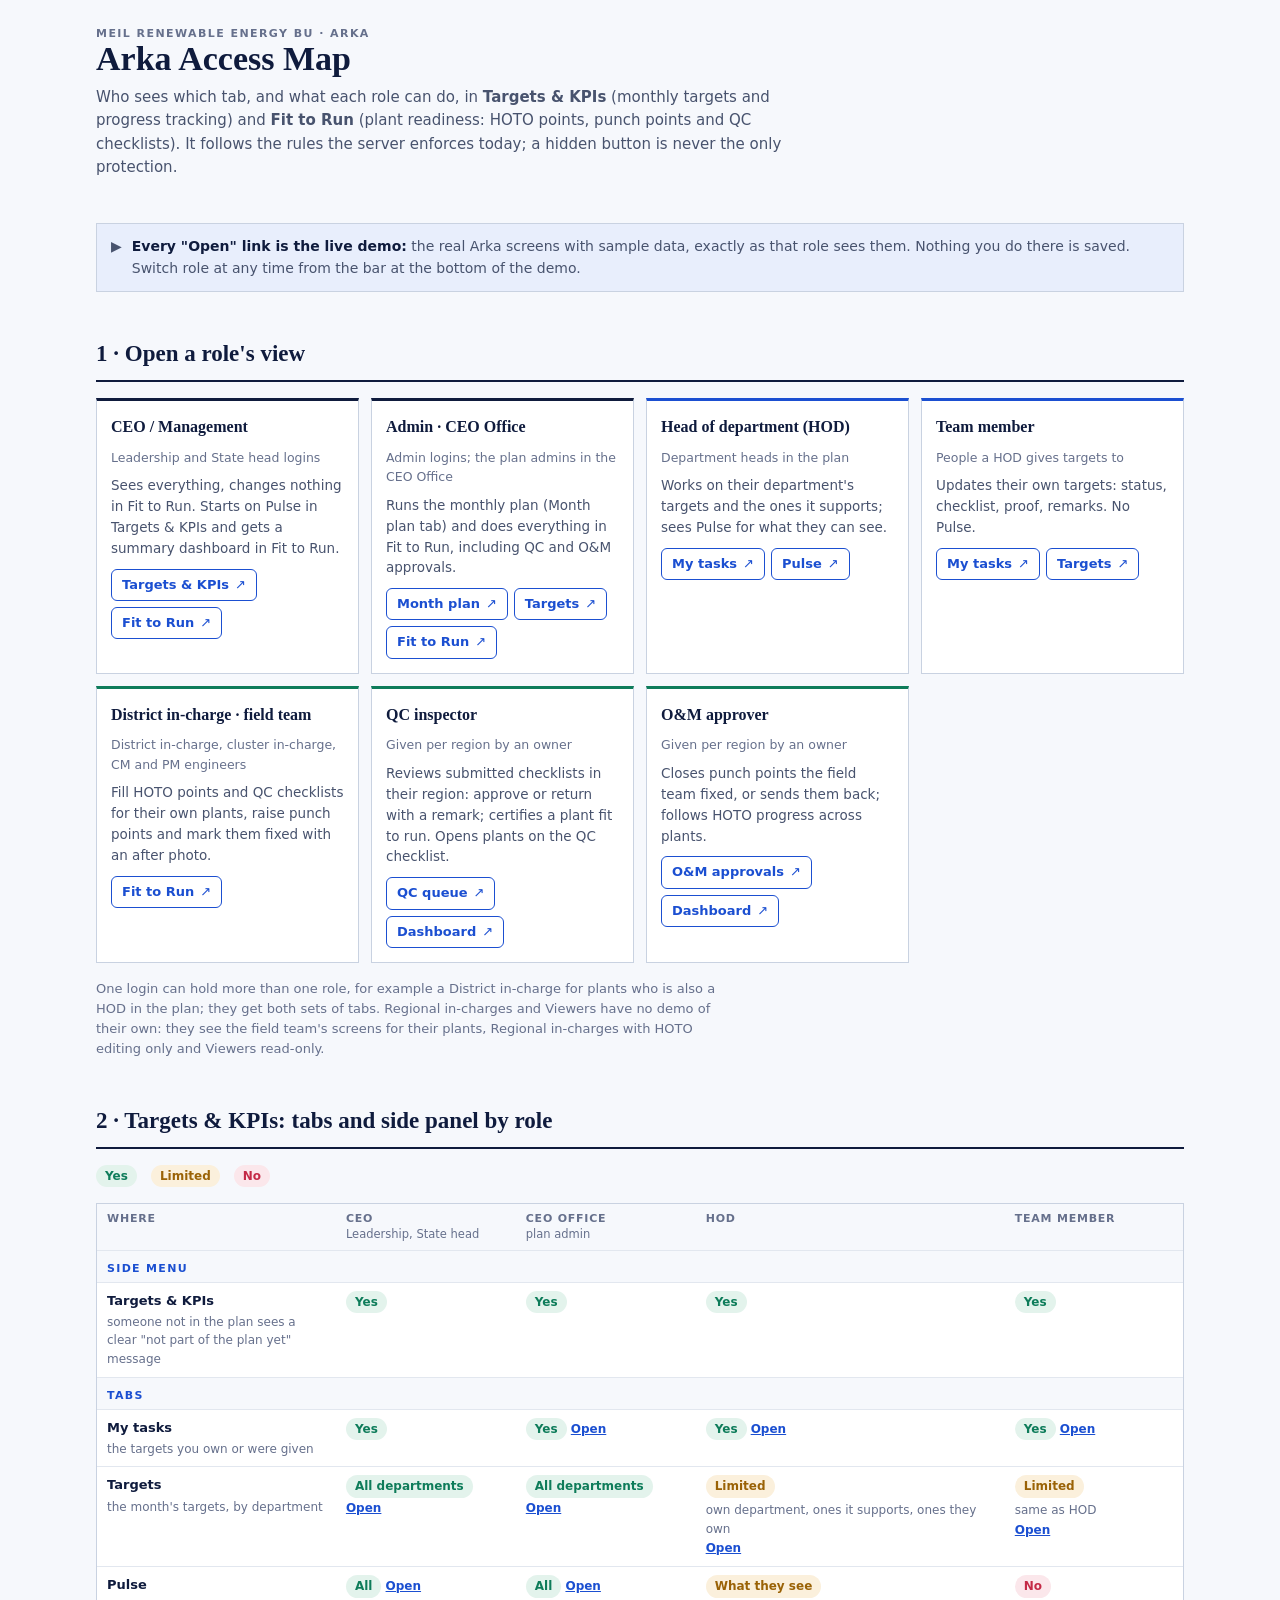
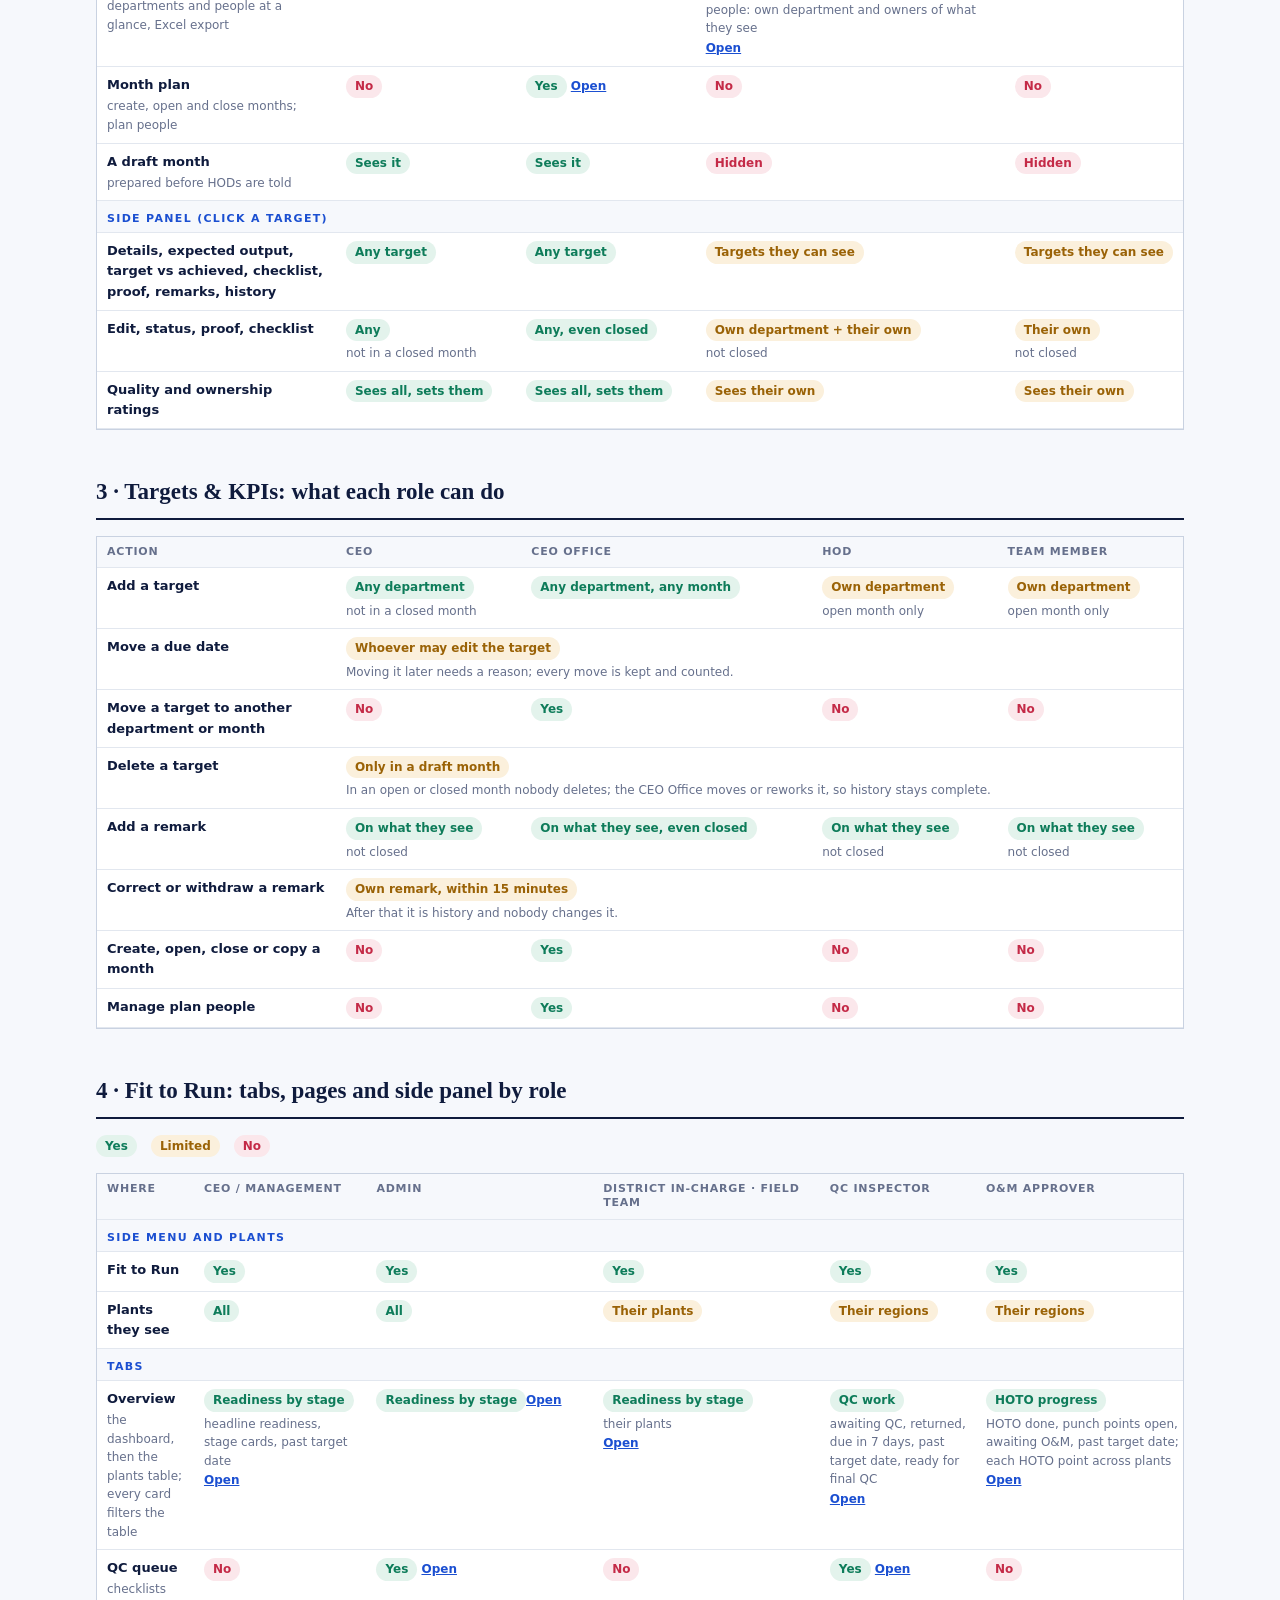
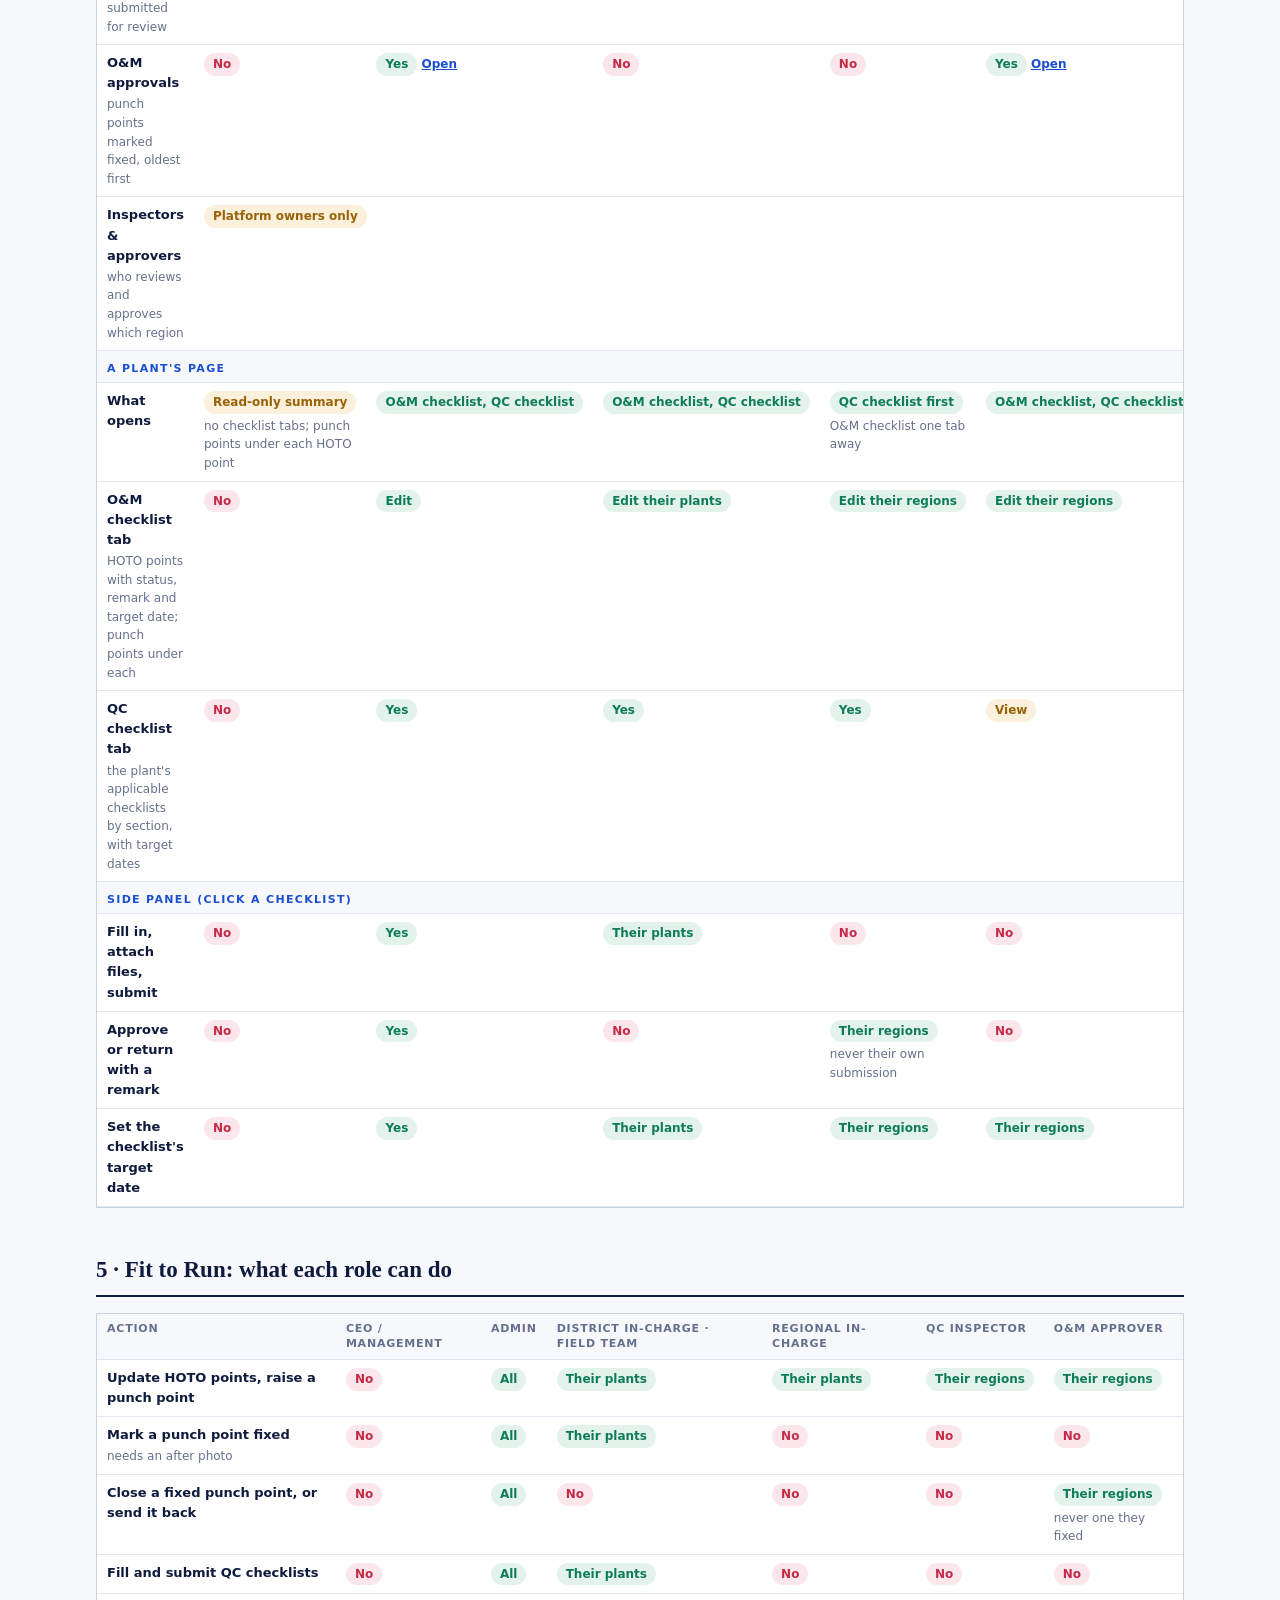
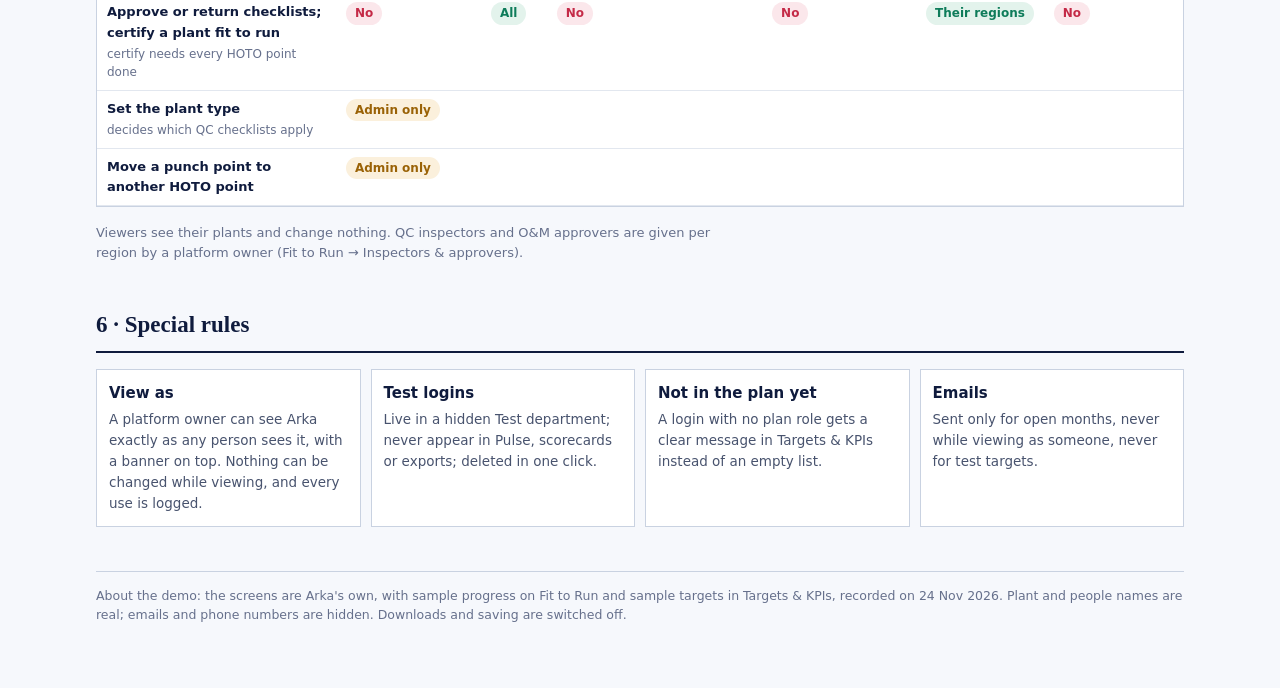
<file: index.html>
<!doctype html>
<html lang="en">
<head>
<meta charset="utf-8">
<meta name="viewport" content="width=device-width, initial-scale=1">
<meta name="robots" content="noindex">
<title>Arka Access Map</title>
<style>
/* One reading column: open a role's view, then the tabs each role gets, then what each role can do. */
:root{
  --bg:#F6F8FC; --panel:#FFFFFF; --ink:#0F1B3D; --body:#48536E; --mute:#66708C;
  --rule:#E2E7EF; --rule2:#C9D2E1; --accent:#1B4FD1; --accent-soft:#E8EEFC;
  --good:#0E7C5A; --good-soft:#E3F3EC; --bad:#C42A47; --bad-soft:#FBE7EB; --warn:#9A6206; --warn-soft:#FBF0DC;
  --serif:ui-serif,Georgia,"Times New Roman",serif; --sans:system-ui,-apple-system,"Segoe UI",Roboto,sans-serif;
}
@media (prefers-color-scheme:dark){:root:not([data-theme="light"]){
  --bg:#0B1122; --panel:#141D35; --ink:#E8EDF8; --body:#B4BED4; --mute:#8D98B3; --rule:#24304F; --rule2:#33416A;
  --accent:#6BA5F5; --accent-soft:#1A2A4D; --good:#3FCF9A; --good-soft:#123A30; --bad:#FF7A93; --bad-soft:#3D1824;
  --warn:#E8B057; --warn-soft:#3A2D12; color-scheme:dark}}
:root[data-theme="dark"]{
  --bg:#0B1122; --panel:#141D35; --ink:#E8EDF8; --body:#B4BED4; --mute:#8D98B3; --rule:#24304F; --rule2:#33416A;
  --accent:#6BA5F5; --accent-soft:#1A2A4D; --good:#3FCF9A; --good-soft:#123A30; --bad:#FF7A93; --bad-soft:#3D1824;
  --warn:#E8B057; --warn-soft:#3A2D12; color-scheme:dark}
*{box-sizing:border-box}
body{background:var(--bg);color:var(--body);font:15px/1.55 var(--sans);margin:0}
a{color:var(--accent)}
.wrap{max-width:1120px;margin:0 auto;padding:28px 16px 64px;display:grid;gap:44px}
h1,h2,h3{font-family:var(--serif);color:var(--ink);text-wrap:balance;margin:0}
h1{font-size:34px;line-height:1.15}
h2{font-size:23px;padding-bottom:8px;border-bottom:2px solid var(--ink)}
h3{font-size:17px}
.kicker{font:600 11px/1 var(--sans);letter-spacing:.13em;text-transform:uppercase;color:var(--mute)}
.lede{max-width:72ch;margin:8px 0 0}
section{display:grid;gap:16px;min-width:0}
.note{font-size:13px;color:var(--mute);max-width:78ch;margin:0}
.chip{display:inline-flex;align-items:center;border-radius:999px;padding:2px 9px;font-size:12px;font-weight:600;white-space:nowrap}
.yes{background:var(--good-soft);color:var(--good)} .lim{background:var(--warn-soft);color:var(--warn)} .no{background:var(--bad-soft);color:var(--bad)}
.legend{display:flex;flex-wrap:wrap;gap:8px 14px;font-size:13px;align-items:center}
.demo-note{display:flex;gap:10px;align-items:flex-start;background:var(--accent-soft);border:1px solid var(--rule2);padding:12px 14px;font-size:14px}
.demo-note b{color:var(--ink)}
.roles{display:grid;grid-template-columns:repeat(auto-fit,minmax(min(250px,100%),1fr));gap:12px}
.role{background:var(--panel);border:1px solid var(--rule2);border-top:3px solid var(--accent);padding:14px;display:grid;gap:8px;align-content:start;min-width:0}
.role.fit{border-top-color:var(--good)} .role.both{border-top-color:var(--ink)}
.role h3{font-size:16px}
.role .who{font-size:12.5px;color:var(--mute);margin:0}
.role p{margin:0;font-size:13.5px}
.links{display:flex;flex-wrap:wrap;gap:6px;margin-top:2px}
.btn{display:inline-flex;align-items:center;gap:6px;border:1px solid var(--accent);color:var(--accent);background:var(--panel);padding:5px 10px;font-size:13px;font-weight:600;text-decoration:none;border-radius:6px}
.btn:hover{background:var(--accent);color:var(--panel)}
.btn::after{content:"↗";font-weight:400}
.scroll{overflow-x:auto;border:1px solid var(--rule2);background:var(--panel)}
table{border-collapse:collapse;width:100%;min-width:860px;font-size:13px}
th,td{padding:8px 10px;border-bottom:1px solid var(--rule);text-align:left;vertical-align:top}
thead th{font:600 11px/1.3 var(--sans);letter-spacing:.07em;text-transform:uppercase;color:var(--mute);background:var(--bg);position:sticky;top:0}
thead th span{display:block;text-transform:none;letter-spacing:0;font-weight:400;font-size:11.5px}
tbody th{color:var(--ink);font-weight:600;width:22%}
tbody th small{display:block;font-weight:400;color:var(--mute);font-size:12px;margin-top:2px}
tr.grp td{background:var(--bg);font:600 11px/1 var(--sans);letter-spacing:.12em;text-transform:uppercase;color:var(--accent);padding-top:12px}
td small{display:block;color:var(--mute);font-size:12px;margin-top:3px}
td a{font-size:12px;font-weight:600;white-space:nowrap}
.rules{display:grid;grid-template-columns:repeat(auto-fit,minmax(min(240px,100%),1fr));gap:10px}
.rule{background:var(--panel);border:1px solid var(--rule2);padding:12px;display:grid;gap:4px;align-content:start}
.rule b{color:var(--ink)} .rule p{margin:0;font-size:13.5px}
footer{font-size:12.5px;color:var(--mute);border-top:1px solid var(--rule2);padding-top:14px}
</style>
</head>
<body>
<div class="wrap">
  <header>
    <div class="kicker">MEIL Renewable Energy BU · Arka</div>
    <h1>Arka Access Map</h1>
    <p class="lede">Who sees which tab, and what each role can do, in <b>Targets &amp; KPIs</b> (monthly targets and progress tracking) and <b>Fit to Run</b> (plant readiness: HOTO points, punch points and QC checklists). It follows the rules the server enforces today; a hidden button is never the only protection.</p>
  </header>

  <div class="demo-note" role="note">
    <span aria-hidden="true">▶</span>
    <div><b>Every "Open" link is the live demo:</b> the real Arka screens with sample data, exactly as that role sees them. Nothing you do there is saved. Switch role at any time from the bar at the bottom of the demo.</div>
  </div>

  <section aria-labelledby="s1">
    <h2 id="s1">1 · Open a role's view</h2>
    <div class="roles">
      <article class="role both">
        <h3>CEO / Management</h3>
        <p class="who">Leadership and State head logins</p>
        <p>Sees everything, changes nothing in Fit to Run. Starts on Pulse in Targets &amp; KPIs and gets a summary dashboard in Fit to Run.</p>
        <div class="links"><a class="btn" href="/performance/pulse/?as=ceo">Targets &amp; KPIs</a><a class="btn" href="/fit-to-run/?as=ceo">Fit to Run</a></div>
      </article>
      <article class="role both">
        <h3>Admin · CEO Office</h3>
        <p class="who">Admin logins; the plan admins in the CEO Office</p>
        <p>Runs the monthly plan (Month plan tab) and does everything in Fit to Run, including QC and O&amp;M approvals.</p>
        <div class="links"><a class="btn" href="/performance/month-plan/?as=admin">Month plan</a><a class="btn" href="/performance/targets/?as=admin">Targets</a><a class="btn" href="/fit-to-run/?as=admin">Fit to Run</a></div>
      </article>
      <article class="role">
        <h3>Head of department (HOD)</h3>
        <p class="who">Department heads in the plan</p>
        <p>Works on their department's targets and the ones it supports; sees Pulse for what they can see.</p>
        <div class="links"><a class="btn" href="/performance/my-work/?as=hod">My tasks</a><a class="btn" href="/performance/pulse/?as=hod">Pulse</a></div>
      </article>
      <article class="role">
        <h3>Team member</h3>
        <p class="who">People a HOD gives targets to</p>
        <p>Updates their own targets: status, checklist, proof, remarks. No Pulse.</p>
        <div class="links"><a class="btn" href="/performance/my-work/?as=member">My tasks</a><a class="btn" href="/performance/targets/?as=member">Targets</a></div>
      </article>
      <article class="role fit">
        <h3>District in-charge · field team</h3>
        <p class="who">District in-charge, cluster in-charge, CM and PM engineers</p>
        <p>Fill HOTO points and QC checklists for their own plants, raise punch points and mark them fixed with an after photo.</p>
        <div class="links"><a class="btn" href="/fit-to-run/?as=district">Fit to Run</a></div>
      </article>
      <article class="role fit">
        <h3>QC inspector</h3>
        <p class="who">Given per region by an owner</p>
        <p>Reviews submitted checklists in their region: approve or return with a remark; certifies a plant fit to run. Opens plants on the QC checklist.</p>
        <div class="links"><a class="btn" href="/fit-to-run/qc/?as=qc">QC queue</a><a class="btn" href="/fit-to-run/?as=qc">Dashboard</a></div>
      </article>
      <article class="role fit">
        <h3>O&amp;M approver</h3>
        <p class="who">Given per region by an owner</p>
        <p>Closes punch points the field team fixed, or sends them back; follows HOTO progress across plants.</p>
        <div class="links"><a class="btn" href="/fit-to-run/om/?as=om">O&amp;M approvals</a><a class="btn" href="/fit-to-run/?as=om">Dashboard</a></div>
      </article>
    </div>
    <p class="note">One login can hold more than one role, for example a District in-charge for plants who is also a HOD in the plan; they get both sets of tabs. Regional in-charges and Viewers have no demo of their own: they see the field team's screens for their plants, Regional in-charges with HOTO editing only and Viewers read-only.</p>
  </section>

  <section aria-labelledby="s2">
    <h2 id="s2">2 · Targets &amp; KPIs: tabs and side panel by role</h2>
    <div class="legend"><span class="chip yes">Yes</span><span class="chip lim">Limited</span><span class="chip no">No</span></div>
    <div class="scroll">
      <table>
        <thead><tr><th>Where</th><th>CEO<span>Leadership, State head</span></th><th>CEO Office<span>plan admin</span></th><th>HOD</th><th>Team member</th></tr></thead>
        <tbody>
          <tr class="grp"><td colspan="5">Side menu</td></tr>
          <tr><th>Targets &amp; KPIs<small>someone not in the plan sees a clear "not part of the plan yet" message</small></th><td><span class="chip yes">Yes</span></td><td><span class="chip yes">Yes</span></td><td><span class="chip yes">Yes</span></td><td><span class="chip yes">Yes</span></td></tr>
          <tr class="grp"><td colspan="5">Tabs</td></tr>
          <tr><th>My tasks<small>the targets you own or were given</small></th><td><span class="chip yes">Yes</span></td><td><span class="chip yes">Yes</span> <a href="/performance/my-work/?as=admin">Open</a></td><td><span class="chip yes">Yes</span> <a href="/performance/my-work/?as=hod">Open</a></td><td><span class="chip yes">Yes</span> <a href="/performance/my-work/?as=member">Open</a></td></tr>
          <tr><th>Targets<small>the month's targets, by department</small></th><td><span class="chip yes">All departments</span> <a href="/performance/targets/?as=ceo">Open</a></td><td><span class="chip yes">All departments</span> <a href="/performance/targets/?as=admin">Open</a></td><td><span class="chip lim">Limited</span><small>own department, ones it supports, ones they own</small><a href="/performance/targets/?as=hod">Open</a></td><td><span class="chip lim">Limited</span><small>same as HOD</small><a href="/performance/targets/?as=member">Open</a></td></tr>
          <tr><th>Pulse<small>departments and people at a glance, Excel export</small></th><td><span class="chip yes">All</span> <a href="/performance/pulse/?as=ceo">Open</a></td><td><span class="chip yes">All</span> <a href="/performance/pulse/?as=admin">Open</a></td><td><span class="chip lim">What they see</span><small>people: own department and owners of what they see</small><a href="/performance/pulse/?as=hod">Open</a></td><td><span class="chip no">No</span></td></tr>
          <tr><th>Month plan<small>create, open and close months; plan people</small></th><td><span class="chip no">No</span></td><td><span class="chip yes">Yes</span> <a href="/performance/month-plan/?as=admin">Open</a></td><td><span class="chip no">No</span></td><td><span class="chip no">No</span></td></tr>
          <tr><th>A draft month<small>prepared before HODs are told</small></th><td><span class="chip yes">Sees it</span></td><td><span class="chip yes">Sees it</span></td><td><span class="chip no">Hidden</span></td><td><span class="chip no">Hidden</span></td></tr>
          <tr class="grp"><td colspan="5">Side panel (click a target)</td></tr>
          <tr><th>Details, expected output, target vs achieved, checklist, proof, remarks, history</th><td><span class="chip yes">Any target</span></td><td><span class="chip yes">Any target</span></td><td><span class="chip lim">Targets they can see</span></td><td><span class="chip lim">Targets they can see</span></td></tr>
          <tr><th>Edit, status, proof, checklist</th><td><span class="chip yes">Any</span><small>not in a closed month</small></td><td><span class="chip yes">Any, even closed</span></td><td><span class="chip lim">Own department + their own</span><small>not closed</small></td><td><span class="chip lim">Their own</span><small>not closed</small></td></tr>
          <tr><th>Quality and ownership ratings</th><td><span class="chip yes">Sees all, sets them</span></td><td><span class="chip yes">Sees all, sets them</span></td><td><span class="chip lim">Sees their own</span></td><td><span class="chip lim">Sees their own</span></td></tr>
        </tbody>
      </table>
    </div>
  </section>

  <section aria-labelledby="s3">
    <h2 id="s3">3 · Targets &amp; KPIs: what each role can do</h2>
    <div class="scroll">
      <table>
        <thead><tr><th>Action</th><th>CEO</th><th>CEO Office</th><th>HOD</th><th>Team member</th></tr></thead>
        <tbody>
          <tr><th>Add a target</th><td><span class="chip yes">Any department</span><small>not in a closed month</small></td><td><span class="chip yes">Any department, any month</span></td><td><span class="chip lim">Own department</span><small>open month only</small></td><td><span class="chip lim">Own department</span><small>open month only</small></td></tr>
          <tr><th>Move a due date</th><td colspan="4"><span class="chip lim">Whoever may edit the target</span><small>Moving it later needs a reason; every move is kept and counted.</small></td></tr>
          <tr><th>Move a target to another department or month</th><td><span class="chip no">No</span></td><td><span class="chip yes">Yes</span></td><td><span class="chip no">No</span></td><td><span class="chip no">No</span></td></tr>
          <tr><th>Delete a target</th><td colspan="4"><span class="chip lim">Only in a draft month</span><small>In an open or closed month nobody deletes; the CEO Office moves or reworks it, so history stays complete.</small></td></tr>
          <tr><th>Add a remark</th><td><span class="chip yes">On what they see</span><small>not closed</small></td><td><span class="chip yes">On what they see, even closed</span></td><td><span class="chip yes">On what they see</span><small>not closed</small></td><td><span class="chip yes">On what they see</span><small>not closed</small></td></tr>
          <tr><th>Correct or withdraw a remark</th><td colspan="4"><span class="chip lim">Own remark, within 15 minutes</span><small>After that it is history and nobody changes it.</small></td></tr>
          <tr><th>Create, open, close or copy a month</th><td><span class="chip no">No</span></td><td><span class="chip yes">Yes</span></td><td><span class="chip no">No</span></td><td><span class="chip no">No</span></td></tr>
          <tr><th>Manage plan people</th><td><span class="chip no">No</span></td><td><span class="chip yes">Yes</span></td><td><span class="chip no">No</span></td><td><span class="chip no">No</span></td></tr>
        </tbody>
      </table>
    </div>
  </section>

  <section aria-labelledby="s4">
    <h2 id="s4">4 · Fit to Run: tabs, pages and side panel by role</h2>
    <div class="legend"><span class="chip yes">Yes</span><span class="chip lim">Limited</span><span class="chip no">No</span></div>
    <div class="scroll">
      <table>
        <thead><tr><th>Where</th><th>CEO / Management</th><th>Admin</th><th>District in-charge · field team</th><th>QC inspector</th><th>O&amp;M approver</th></tr></thead>
        <tbody>
          <tr class="grp"><td colspan="6">Side menu and plants</td></tr>
          <tr><th>Fit to Run</th><td><span class="chip yes">Yes</span></td><td><span class="chip yes">Yes</span></td><td><span class="chip yes">Yes</span></td><td><span class="chip yes">Yes</span></td><td><span class="chip yes">Yes</span></td></tr>
          <tr><th>Plants they see</th><td><span class="chip yes">All</span></td><td><span class="chip yes">All</span></td><td><span class="chip lim">Their plants</span></td><td><span class="chip lim">Their regions</span></td><td><span class="chip lim">Their regions</span></td></tr>
          <tr class="grp"><td colspan="6">Tabs</td></tr>
          <tr><th>Overview<small>the dashboard, then the plants table; every card filters the table</small></th>
            <td><span class="chip yes">Readiness by stage</span><small>headline readiness, stage cards, past target date</small><a href="/fit-to-run/?as=ceo">Open</a></td>
            <td><span class="chip yes">Readiness by stage</span><a href="/fit-to-run/?as=admin">Open</a></td>
            <td><span class="chip yes">Readiness by stage</span><small>their plants</small><a href="/fit-to-run/?as=district">Open</a></td>
            <td><span class="chip yes">QC work</span><small>awaiting QC, returned, due in 7 days, past target date, ready for final QC</small><a href="/fit-to-run/?as=qc">Open</a></td>
            <td><span class="chip yes">HOTO progress</span><small>HOTO done, punch points open, awaiting O&amp;M, past target date; each HOTO point across plants</small><a href="/fit-to-run/?as=om">Open</a></td></tr>
          <tr><th>QC queue<small>checklists submitted for review</small></th><td><span class="chip no">No</span></td><td><span class="chip yes">Yes</span> <a href="/fit-to-run/qc/?as=admin">Open</a></td><td><span class="chip no">No</span></td><td><span class="chip yes">Yes</span> <a href="/fit-to-run/qc/?as=qc">Open</a></td><td><span class="chip no">No</span></td></tr>
          <tr><th>O&amp;M approvals<small>punch points marked fixed, oldest first</small></th><td><span class="chip no">No</span></td><td><span class="chip yes">Yes</span> <a href="/fit-to-run/om/?as=admin">Open</a></td><td><span class="chip no">No</span></td><td><span class="chip no">No</span></td><td><span class="chip yes">Yes</span> <a href="/fit-to-run/om/?as=om">Open</a></td></tr>
          <tr><th>Inspectors &amp; approvers<small>who reviews and approves which region</small></th><td colspan="5"><span class="chip lim">Platform owners only</span></td></tr>
          <tr class="grp"><td colspan="6">A plant's page</td></tr>
          <tr><th>What opens</th><td><span class="chip lim">Read-only summary</span><small>no checklist tabs; punch points under each HOTO point</small></td><td><span class="chip yes">O&amp;M checklist, QC checklist</span></td><td><span class="chip yes">O&amp;M checklist, QC checklist</span></td><td><span class="chip yes">QC checklist first</span><small>O&amp;M checklist one tab away</small></td><td><span class="chip yes">O&amp;M checklist, QC checklist</span></td></tr>
          <tr><th>O&amp;M checklist tab<small>HOTO points with status, remark and target date; punch points under each</small></th><td><span class="chip no">No</span></td><td><span class="chip yes">Edit</span></td><td><span class="chip yes">Edit their plants</span></td><td><span class="chip yes">Edit their regions</span></td><td><span class="chip yes">Edit their regions</span></td></tr>
          <tr><th>QC checklist tab<small>the plant's applicable checklists by section, with target dates</small></th><td><span class="chip no">No</span></td><td><span class="chip yes">Yes</span></td><td><span class="chip yes">Yes</span></td><td><span class="chip yes">Yes</span></td><td><span class="chip lim">View</span></td></tr>
          <tr class="grp"><td colspan="6">Side panel (click a checklist)</td></tr>
          <tr><th>Fill in, attach files, submit</th><td><span class="chip no">No</span></td><td><span class="chip yes">Yes</span></td><td><span class="chip yes">Their plants</span></td><td><span class="chip no">No</span></td><td><span class="chip no">No</span></td></tr>
          <tr><th>Approve or return with a remark</th><td><span class="chip no">No</span></td><td><span class="chip yes">Yes</span></td><td><span class="chip no">No</span></td><td><span class="chip yes">Their regions</span><small>never their own submission</small></td><td><span class="chip no">No</span></td></tr>
          <tr><th>Set the checklist's target date</th><td><span class="chip no">No</span></td><td><span class="chip yes">Yes</span></td><td><span class="chip yes">Their plants</span></td><td><span class="chip yes">Their regions</span></td><td><span class="chip yes">Their regions</span></td></tr>
        </tbody>
      </table>
    </div>
  </section>

  <section aria-labelledby="s5">
    <h2 id="s5">5 · Fit to Run: what each role can do</h2>
    <div class="scroll">
      <table>
        <thead><tr><th>Action</th><th>CEO / Management</th><th>Admin</th><th>District in-charge · field team</th><th>Regional in-charge</th><th>QC inspector</th><th>O&amp;M approver</th></tr></thead>
        <tbody>
          <tr><th>Update HOTO points, raise a punch point</th><td><span class="chip no">No</span></td><td><span class="chip yes">All</span></td><td><span class="chip yes">Their plants</span></td><td><span class="chip yes">Their plants</span></td><td><span class="chip yes">Their regions</span></td><td><span class="chip yes">Their regions</span></td></tr>
          <tr><th>Mark a punch point fixed<small>needs an after photo</small></th><td><span class="chip no">No</span></td><td><span class="chip yes">All</span></td><td><span class="chip yes">Their plants</span></td><td><span class="chip no">No</span></td><td><span class="chip no">No</span></td><td><span class="chip no">No</span></td></tr>
          <tr><th>Close a fixed punch point, or send it back</th><td><span class="chip no">No</span></td><td><span class="chip yes">All</span></td><td><span class="chip no">No</span></td><td><span class="chip no">No</span></td><td><span class="chip no">No</span></td><td><span class="chip yes">Their regions</span><small>never one they fixed</small></td></tr>
          <tr><th>Fill and submit QC checklists</th><td><span class="chip no">No</span></td><td><span class="chip yes">All</span></td><td><span class="chip yes">Their plants</span></td><td><span class="chip no">No</span></td><td><span class="chip no">No</span></td><td><span class="chip no">No</span></td></tr>
          <tr><th>Approve or return checklists; certify a plant fit to run<small>certify needs every HOTO point done</small></th><td><span class="chip no">No</span></td><td><span class="chip yes">All</span></td><td><span class="chip no">No</span></td><td><span class="chip no">No</span></td><td><span class="chip yes">Their regions</span></td><td><span class="chip no">No</span></td></tr>
          <tr><th>Set the plant type<small>decides which QC checklists apply</small></th><td colspan="6"><span class="chip lim">Admin only</span></td></tr>
          <tr><th>Move a punch point to another HOTO point</th><td colspan="6"><span class="chip lim">Admin only</span></td></tr>
        </tbody>
      </table>
    </div>
    <p class="note">Viewers see their plants and change nothing. QC inspectors and O&amp;M approvers are given per region by a platform owner (Fit to Run → Inspectors &amp; approvers).</p>
  </section>

  <section aria-labelledby="s6">
    <h2 id="s6">6 · Special rules</h2>
    <div class="rules">
      <div class="rule"><b>View as</b><p>A platform owner can see Arka exactly as any person sees it, with a banner on top. Nothing can be changed while viewing, and every use is logged.</p></div>
      <div class="rule"><b>Test logins</b><p>Live in a hidden Test department; never appear in Pulse, scorecards or exports; deleted in one click.</p></div>
      <div class="rule"><b>Not in the plan yet</b><p>A login with no plan role gets a clear message in Targets &amp; KPIs instead of an empty list.</p></div>
      <div class="rule"><b>Emails</b><p>Sent only for open months, never while viewing as someone, never for test targets.</p></div>
    </div>
  </section>

  <footer>About the demo: the screens are Arka's own, with sample progress on Fit to Run and sample targets in Targets &amp; KPIs, recorded on 24 Nov 2026. Plant and people names are real; emails and phone numbers are hidden. Downloads and saving are switched off.</footer>
</div>
</body>
</html>
</file>
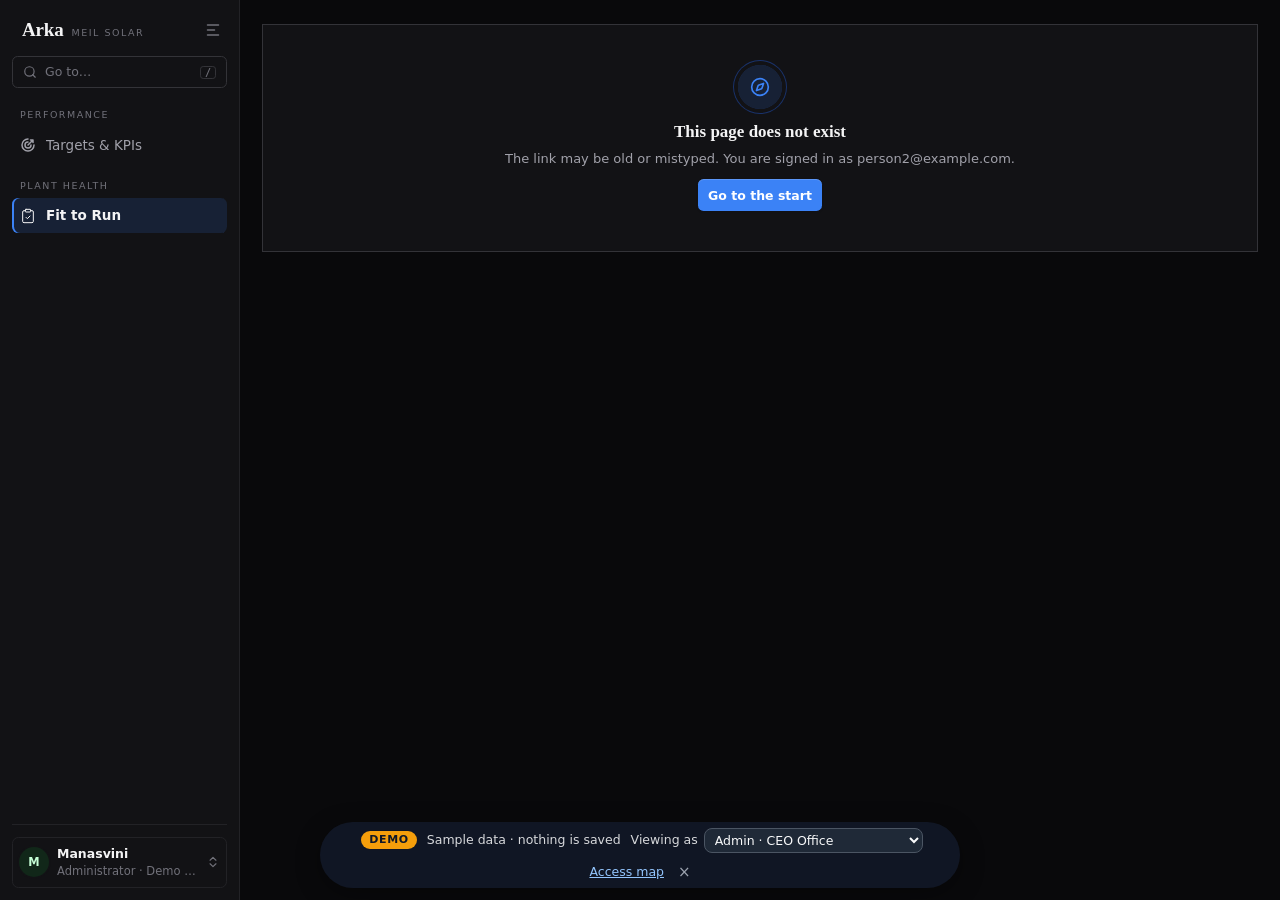
<file: fit-to-run/index.html>
<!doctype html>
<html lang="en" data-theme="dark">
  <head>
    <script src="/demo-shim.js"></script>
    <meta charset="UTF-8" />
    <link rel="icon" type="image/svg+xml" href="/favicon.svg" />
    <meta name="viewport" content="width=device-width, initial-scale=1.0, viewport-fit=cover" />
    <meta name="theme-color" content="#09090b" />
    <meta name="description" content="Arka: solar plants, daily reports and monthly targets in one place" />
    <title>Arka · demo</title>
    <script type="module" crossorigin src="/assets/index-BpfFS58Q.js"></script>
    <link rel="modulepreload" crossorigin href="/assets/utils-CXCrHMtn.js">
    <link rel="modulepreload" crossorigin href="/assets/primitives-Dm7HniUc.js">
    <link rel="modulepreload" crossorigin href="/assets/api-CgdSGtPC.js">
    <link rel="modulepreload" crossorigin href="/assets/useMutation-THd-vuKy.js">
    <link rel="modulepreload" crossorigin href="/assets/check-Derbf5jH.js">
    <link rel="modulepreload" crossorigin href="/assets/chevron-down-BdXGlOwY.js">
    <link rel="modulepreload" crossorigin href="/assets/circle-check-DVP99sMU.js">
    <link rel="modulepreload" crossorigin href="/assets/circle-dashed-BAj8ibZY.js">
    <link rel="modulepreload" crossorigin href="/assets/plus-DqIiwwNP.js">
    <link rel="modulepreload" crossorigin href="/assets/search-CPbdN-M0.js">
    <link rel="modulepreload" crossorigin href="/assets/lib-gUkHk9Pb.js">
    <link rel="modulepreload" crossorigin href="/assets/dist-DML_qDC4.js">
    <link rel="modulepreload" crossorigin href="/assets/dist-BOZwMTBF.js">
    <link rel="modulepreload" crossorigin href="/assets/media-1pklzRpa.js">
    <link rel="stylesheet" crossorigin href="/assets/index-Bsu_FNY2.css">
  </head>
  <body>
    <div id="root"></div>

  </body>
</html>
</file>
